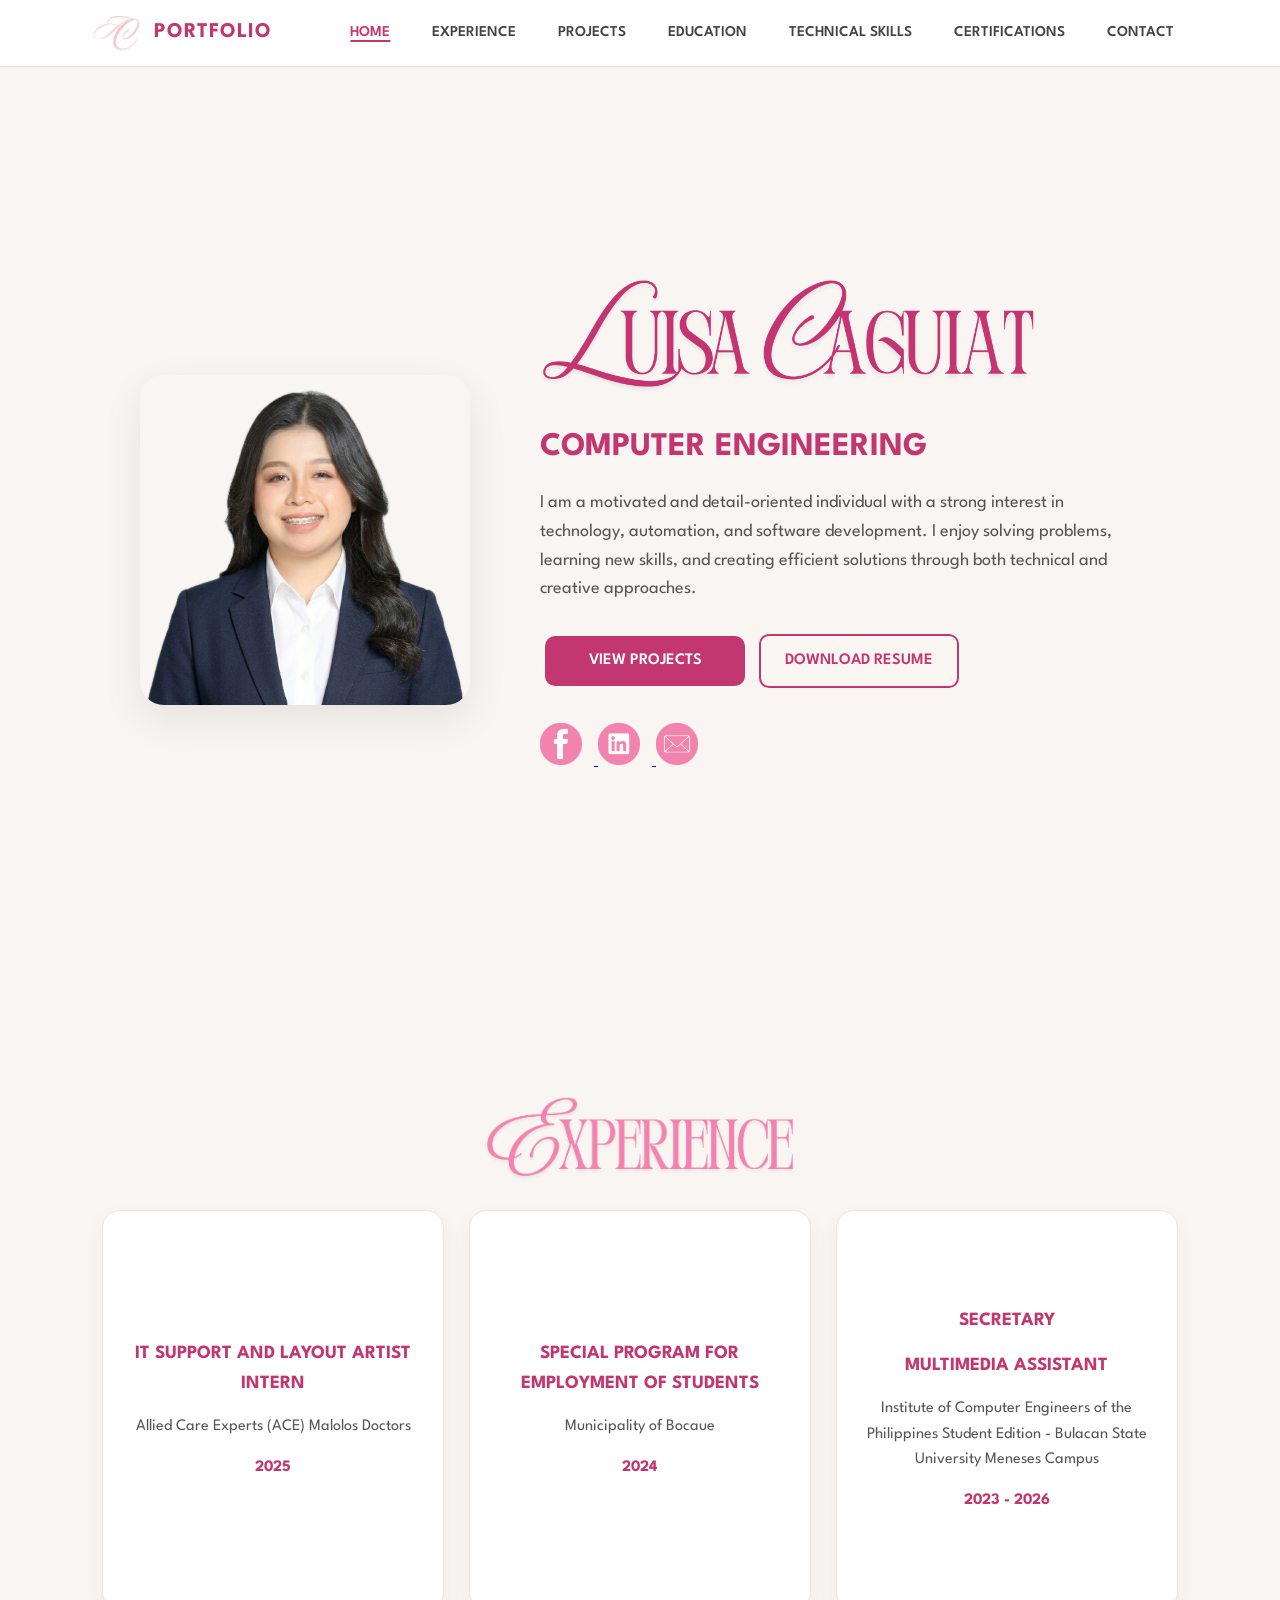
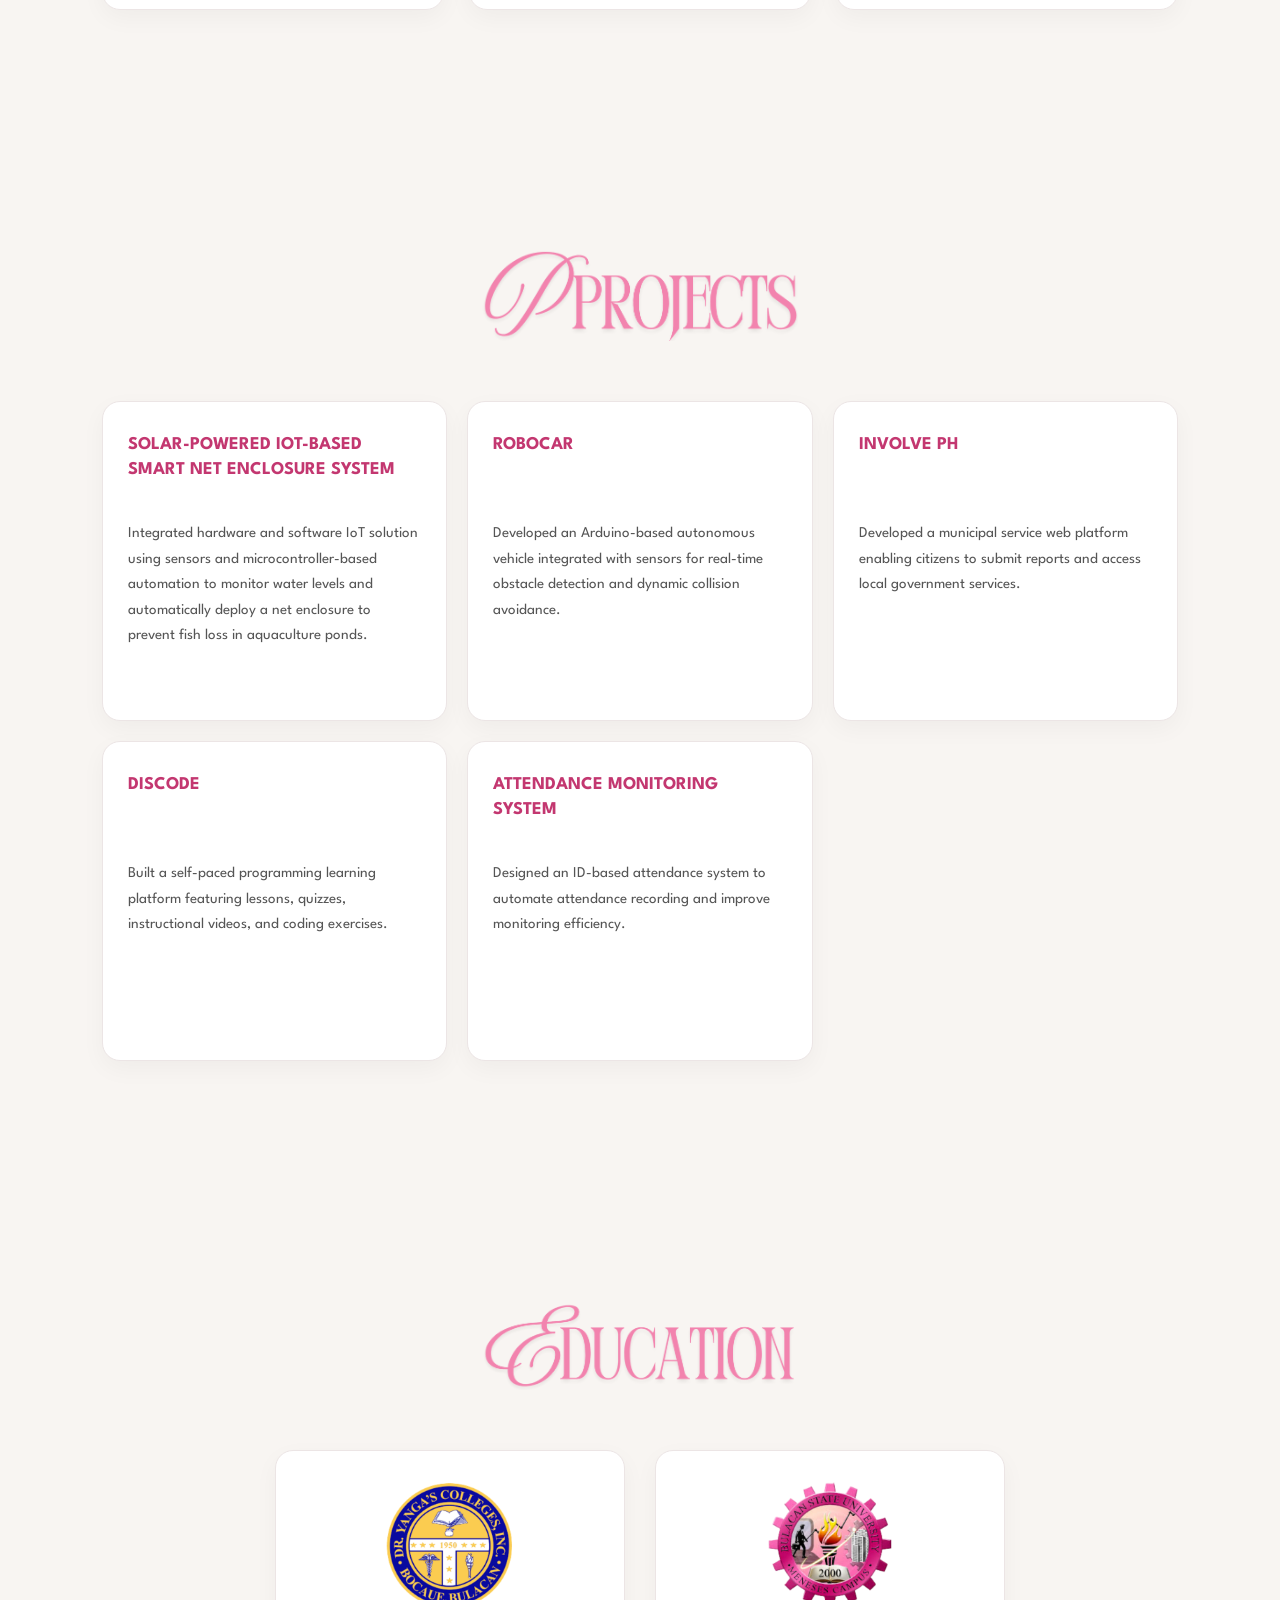
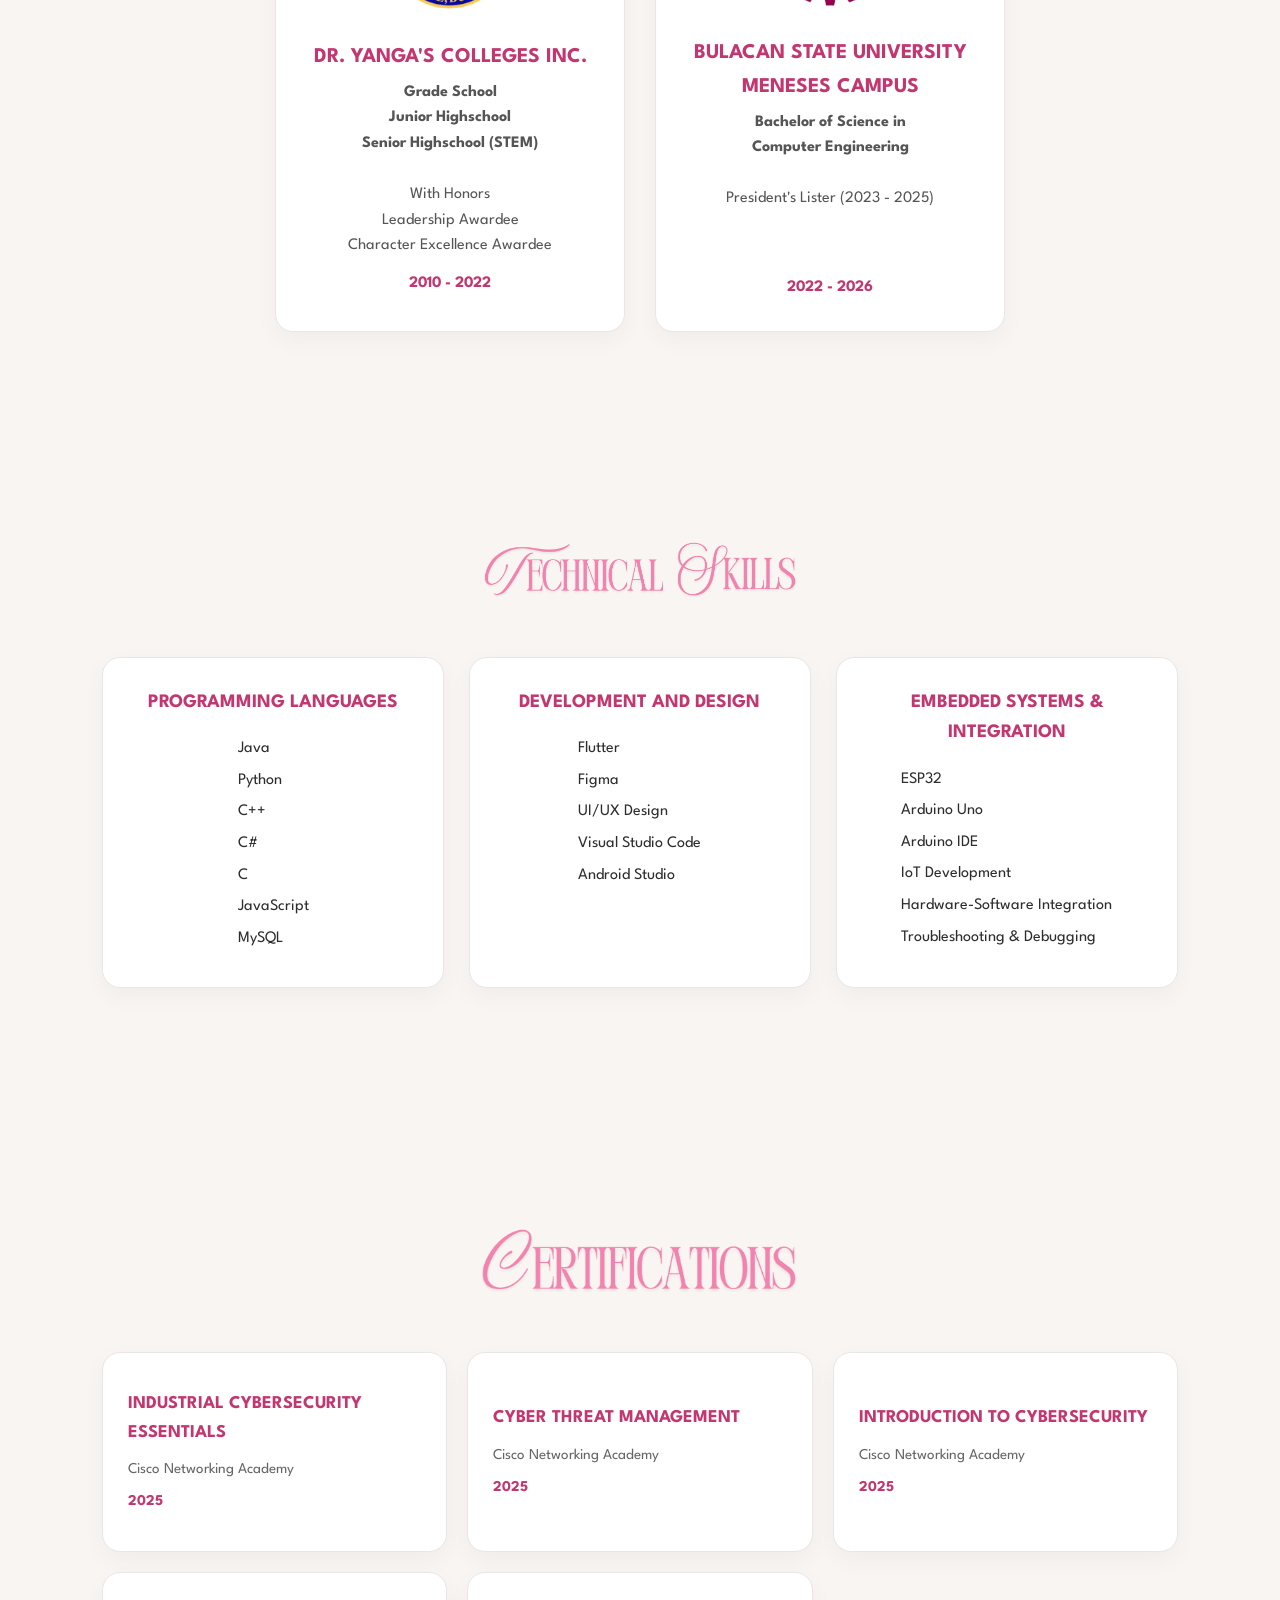
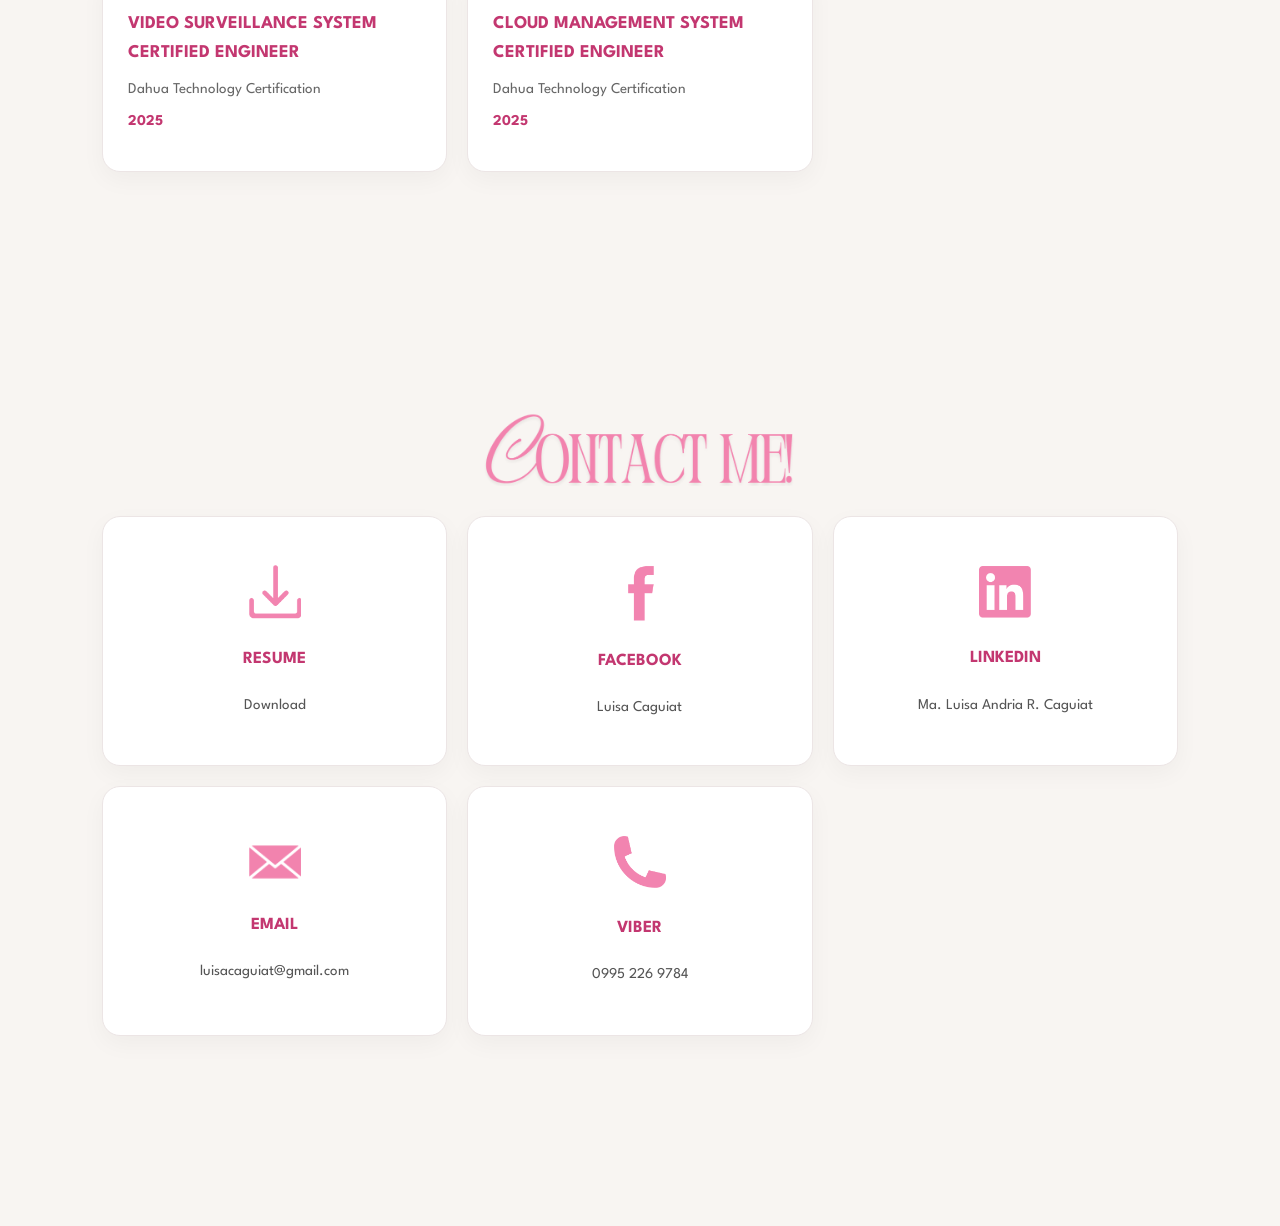
<file: index.html>
<!DOCTYPE html>
<html lang="en">
<head>
  <meta charset="UTF-8">
  <meta name="viewport" content="width=device-width, initial-scale=1.0">
  <title>Luisa Caguiat Portfolio</title>

  <!-- FONT -->
  <link href="https://fonts.googleapis.com/css2?family=League+Spartan:wght@400;600;700&display=swap" rel="stylesheet">

  <!-- CSS -->
  <link rel="stylesheet" href="css.css">
</head>

<body>

  <!-- HEADER -->
  <header>
    <div class="logo">
      <img src="website_pictures/header_logo.png" alt="Header Logo" class="logo-icon">
      <span class="logo-text">PORTFOLIO</span>
    </div>

    <nav>
      <ul>
        <li><a href="#home">HOME</a></li>
        <li><a href="#experience">EXPERIENCE</a></li>
        <li><a href="#projects">PROJECTS</a></li>
        <li><a href="#education">EDUCATION</a></li>
        <li><a href="#skills">TECHNICAL SKILLS</a></li>
        <li><a href="#certifications">CERTIFICATIONS</a></li>
        <li><a href="#contact_me">CONTACT</a></li>
      </ul>
    </nav>
  </header>

  <!-- HOME -->
  <section id="home" class="home">

    <div class="home-img">
      <div class="img-container">
        <img src="website_pictures/luisa_pic.png" alt="Luisa Caguiat">
      </div>
    </div>

    <div class="home-content">
      <img src="website_pictures/luisa_caguiat.png" alt="Luisa Caguiat Name" class="name-img">

      <h2>COMPUTER ENGINEERING</h2>

      <p>
I am a motivated and detail-oriented individual with a strong interest in technology, automation, and software development. I enjoy solving problems, learning new skills, and creating efficient solutions through both technical and creative approaches.
      </p>

      <div class="home-actions">
        <a href="#projects" class="btn btn-primary">VIEW PROJECTS</a>
        <a href="website_pictures/Caguiat-Resume.pdf" class="btn btn-secondary" download>DOWNLOAD RESUME</a>
      </div>

      <div class="socials">
        <a href="https://www.facebook.com/andriaaax/">
          <img src="website_pictures/facebook_logo.png" alt="Facebook">
        </a>

        <a href="https://www.linkedin.com/in/ma-luisa-andria-caguiat-0b6a83408">
          <img src="website_pictures/linked-in_logo.png" alt="Instagram">
        </a>

        <a href="mailto:luisacaguiat@gmail.com">
          <img src="website_pictures/mail_logo.png" alt="Email">
        </a>
      </div>
    </div>

  </section>

  <!-- EXPERIENCE -->
  <section id="experience" class="experience">

    <img src="website_pictures/experience_logo.png" alt="Experience Logo" class="exp-title">

    <div class="exp-container">

      <div class="flip-card">
        <div class="flip-card-inner">
          <div class="flip-card-front exp-box">
            <h3>IT SUPPORT AND LAYOUT ARTIST INTERN</h3>
            <p>Allied Care Experts (ACE) Malolos Doctors</p>
            <span>2025</span>
          </div>
          <div class="flip-card-back">
            <p>
             <br> - Resolved hardware, software, and network issues to ensure stable daily operations
              <br> - Developed an employee ID system to improve data processing, ID generation, and distribution efficiency
              <br> - Supported system connectivity and internal technical operations</p>
          </div>
        </div>
      </div>

      <div class="flip-card">
        <div class="flip-card-inner">
          <div class="flip-card-front exp-box">
            <h3>SPECIAL PROGRAM FOR EMPLOYMENT OF STUDENTS</h3>
            <p>Municipality of Bocaue</p>
            <span>2024</span>
          </div>
          <div class="flip-card-back">
            <p>
              <br> - Handled data encoding and Excel-based record management for accurate and organized databases
              <br> - Provided basic IT support including troubleshooting and system setup assistance
              <br> - Assisted in administrative and technical tasks to support smooth office operations
            </p>
          </div>
        </div>
      </div>
      
      <div class="flip-card">
        <div class="flip-card-inner">
          <div class="flip-card-front exp-box">
            <h3>SECRETARY</h3>
            <h3>MULTIMEDIA ASSISTANT</h3>
            <p>Institute of Computer Engineers of the Philippines Student Edition - Bulacan State University Meneses Campus</p>
            <span>2023 - 2026</span>
          </div>
          <div class="flip-card-back">
            <p> - Managed documentation and reports to ensure compliance with requirements and standards
           <br> - Designed publication materials for organizational announcements and communication
            <br> - Developed workflow automation to enhance inter-team communication and improve task coordination</p>
          </div>
        </div>
      </div>

    </div>

  </section>

  <!-- PROJECTS -->
  <section id="projects" class="projects-section">

    <div class="education-title">
      <img src="website_pictures/proj_logo.png" alt="Education Logo">
    </div>

    <div class="projects-container">

      <div class="project-card">
        <h3>SOLAR-POWERED IOT-BASED SMART NET ENCLOSURE SYSTEM</h3>

        <p>
          Integrated hardware and software IoT solution using sensors and
          microcontroller-based automation to monitor water levels and
          automatically deploy a net enclosure to prevent fish loss in aquaculture ponds.
        </p>
      </div>

      <div class="project-card">
        <h3>ROBOCAR</h3>

        <p>
          Developed an Arduino-based autonomous vehicle integrated with sensors
          for real-time obstacle detection and dynamic collision avoidance.
        </p>
      </div>

      <div class="project-card">
        <h3>INVOLVE PH</h3>

        <p>
          Developed a municipal service web platform enabling citizens to submit
          reports and access local government services.
        </p>
      </div>

      <div class="project-card">
        <h3>DISCODE</h3>

        <p>
          Built a self-paced programming learning platform featuring lessons,
          quizzes, instructional videos, and coding exercises.
        </p>
      </div>

      <div class="project-card">
        <h3>ATTENDANCE MONITORING SYSTEM</h3>

        <p>
          Designed an ID-based attendance system to automate attendance recording
          and improve monitoring efficiency.
        </p>
      </div>

    </div>

  </section>

  <!-- EDUCATION -->
  <section id="education" class="education-section">

    <div class="education-title">
      <img src="website_pictures/education_logo.png" alt="Education Logo">
    </div>

    <div class="education-container">

      <div class="education-card">
        <img src="website_pictures/dyci_logo.png" alt="DYCI Logo">

        <h3>DR. YANGA'S COLLEGES INC.</h3>

        <b>
          <p>Grade School</p>
          <p>Junior Highschool</p>
          <p>Senior Highschool (STEM)</p>
        </b>
        <br>
        <p>With Honors</p>
        <p>Leadership Awardee </p>
        <p>Character Excellence Awardee </p>
        
        <p class="year">2010 - 2022</p>
      </div>

      <div class="education-card">
        <img src="website_pictures/bulsu_logo.png" alt="BulSU Logo">

        <h3>BULACAN STATE UNIVERSITY MENESES CAMPUS</h3>

        <p><b>Bachelor of Science in <br> Computer Engineering</b></p>
        <br>

        <p>President's Lister (2023 - 2025)</p>
        <br>
        <br>

        <p class="year">2022 - 2026</p>
      </div>

    </div>

  </section>

  <!-- SKILLS -->
  <section id="skills" class="skills-section">

    <div class="education-title">
      <img src="website_pictures/tech_skills_logo.png" alt="Education Logo">
    </div>

    <div class="skills-container">

      <div class="skill-box">
        <h3>PROGRAMMING LANGUAGES</h3>

        <ul>
          <li>Java</li>
          <li>Python</li>
          <li>C++</li>
          <li>C#</li>
          <li>C</li>
          <li>JavaScript</li>
          <li>MySQL</li>
        </ul>
      </div>

      <div class="skill-box">
        <h3>DEVELOPMENT AND DESIGN</h3>

        <ul>
          <li>Flutter</li>
          <li>Figma</li>
          <li>UI/UX Design</li>
          <li>Visual Studio Code</li>
          <li>Android Studio</li>
        </ul>
      </div>

      <div class="skill-box">
        <h3>EMBEDDED SYSTEMS &amp; INTEGRATION</h3>

        <ul>
          <li>ESP32</li>
          <li>Arduino Uno</li>
          <li>Arduino IDE</li>
          <li>IoT Development</li>
          <li>Hardware-Software Integration</li>
          <li>Troubleshooting &amp; Debugging</li>
        </ul>
      </div>

    </div>

  </section>

  <!-- CERTIFICATIONS -->
  <section id="certifications" class="certifications-section">

    <div class="education-title">
      <img src="website_pictures/cert_logo.png" alt="Education Logo">
    </div>

    <div class="certifications-container">

      <div class="cert-card">
        <h3>INDUSTRIAL CYBERSECURITY ESSENTIALS</h3>
        <p>Cisco Networking Academy</p>
        <span>2025</span>
      </div>

      <div class="cert-card">
        <h3>CYBER THREAT MANAGEMENT</h3>
        <p>Cisco Networking Academy</p>
        <span>2025</span>
      </div>

      <div class="cert-card">
        <h3>INTRODUCTION TO CYBERSECURITY</h3>
        <p>Cisco Networking Academy</p>
        <span>2025</span>
      </div>

      <div class="cert-card">
        <h3>VIDEO SURVEILLANCE SYSTEM CERTIFIED ENGINEER</h3>
        <p>Dahua Technology Certification</p>
        <span>2025</span>
      </div>

      <div class="cert-card">
        <h3>CLOUD MANAGEMENT SYSTEM CERTIFIED ENGINEER</h3>
        <p>Dahua Technology Certification</p>
        <span>2025</span>
      </div>

    </div>

  </section>

  <!-- CONTACT -->
  <section id="contact_me" class="contact">

    <img src="website_pictures/contact_me_logo.png" alt="Contact Logo" class="contact-title">

    <div class="contact-container">

      <a href="website_pictures/Caguiat-Resume.pdf" target="_blank" class="contact-box resume-box">
        <img src="website_pictures/download_logo.png" alt="Resume Icon" class="contact-icon">

        <h3>RESUME</h3>

        <p>Download</p>
      </a>

      <a href="https://www.facebook.com/andriaaax/" target="_blank" class="contact-box">
        <img src="website_pictures/fb_logo.png" alt="Facebook Icon" class="contact-icon">

        <h3>FACEBOOK</h3>

        <p>Luisa Caguiat</p>
      </a>

      <a href="https://www.linkedin.com/in/ma-luisa-andria-caguiat-0b6a83408" target="_blank" class="contact-box">
        <img src="website_pictures/linkedin_logo.png" alt="LinkedIn Icon" class="contact-icon">

        <h3>LINKEDIN</h3>

        <p>Ma. Luisa Andria R. Caguiat</p>
      </a>

      <a href="mailto:luisacaguiat@gmail.com" class="contact-box">
        <img src="website_pictures/email_logo.png" alt="Email Icon" class="contact-icon">
        <h3>EMAIL</h3>

        <p>luisacaguiat@gmail.com</p>
      </a>

      <a href="tel:+639952269784" class="contact-box">
        <img src="website_pictures/phone_logo.png" alt="Phone Icon" class="contact-icon">

        <h3>VIBER</h3>

        <p>0995 226 9784</p>
      </a>

    </div>

  </section>

  <!-- SCRIPT -->
  <script src="script.js"></script>

</body>
</html>
</file>
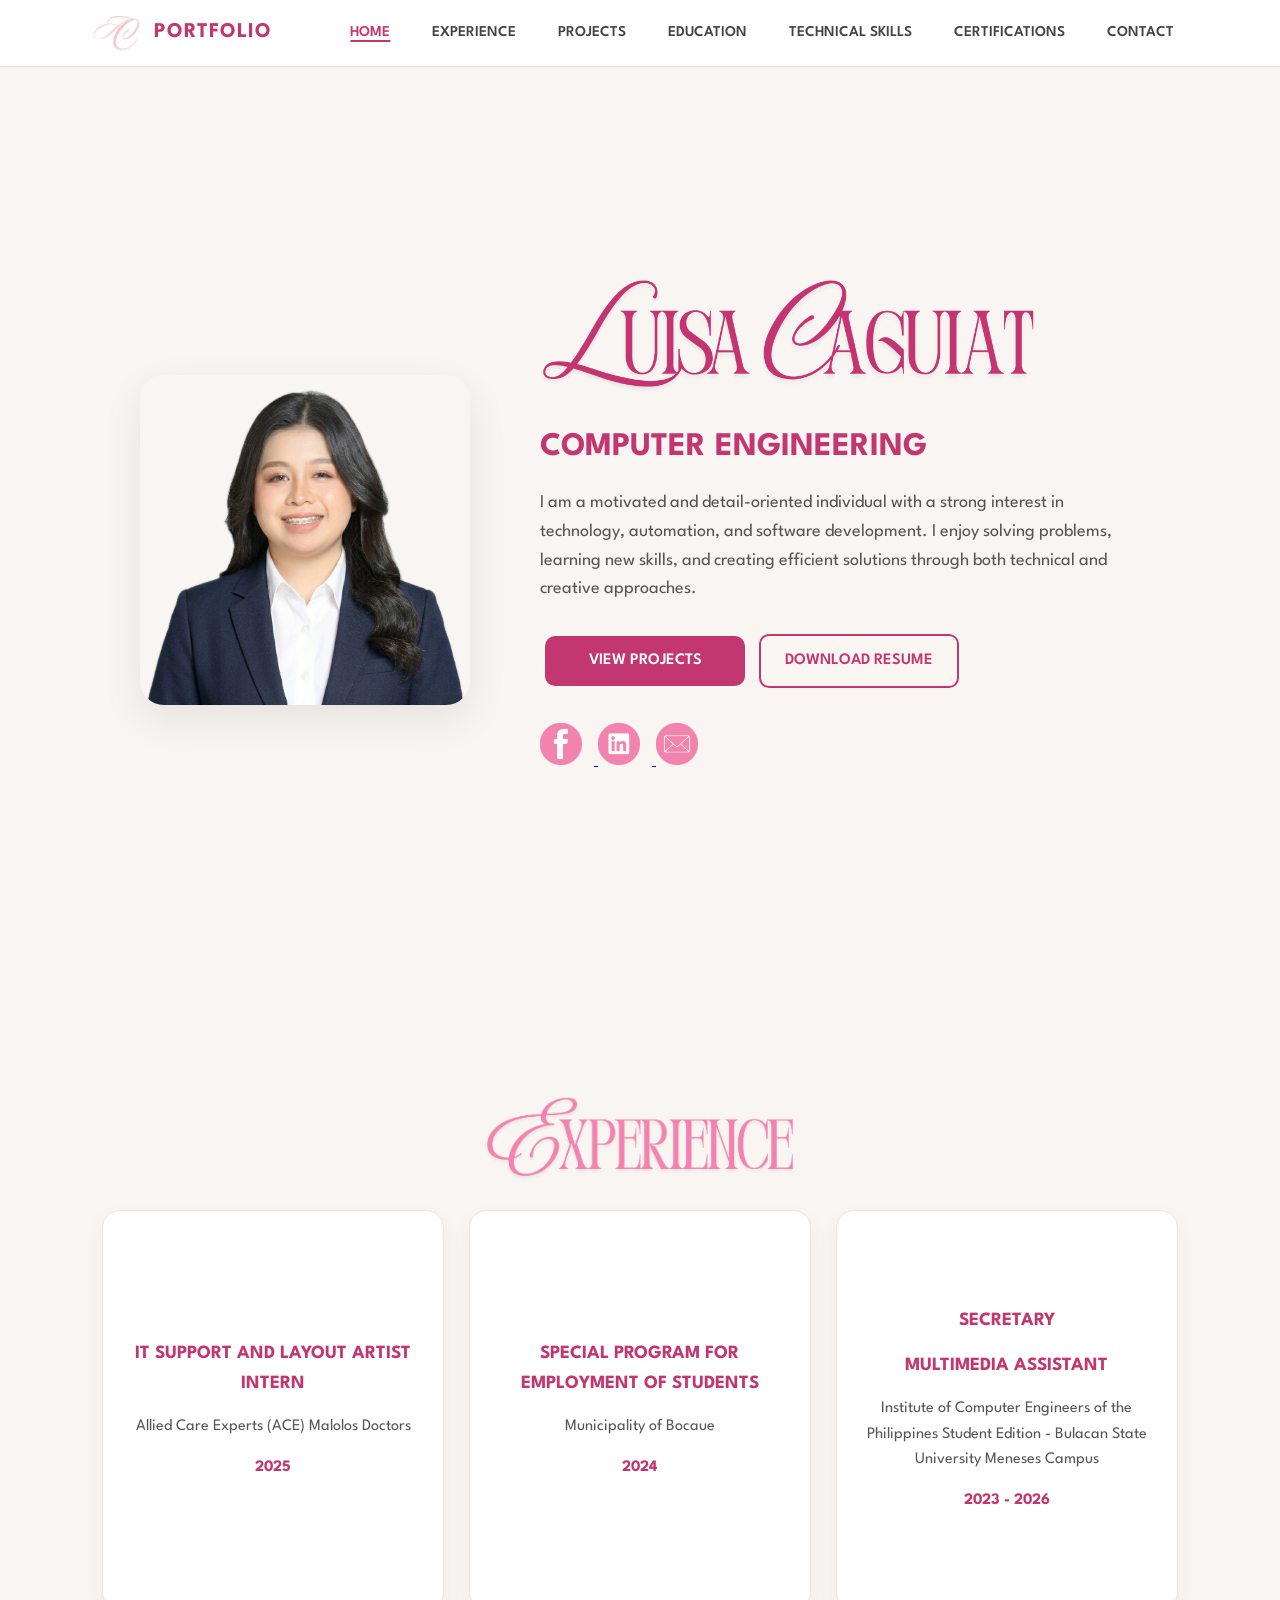
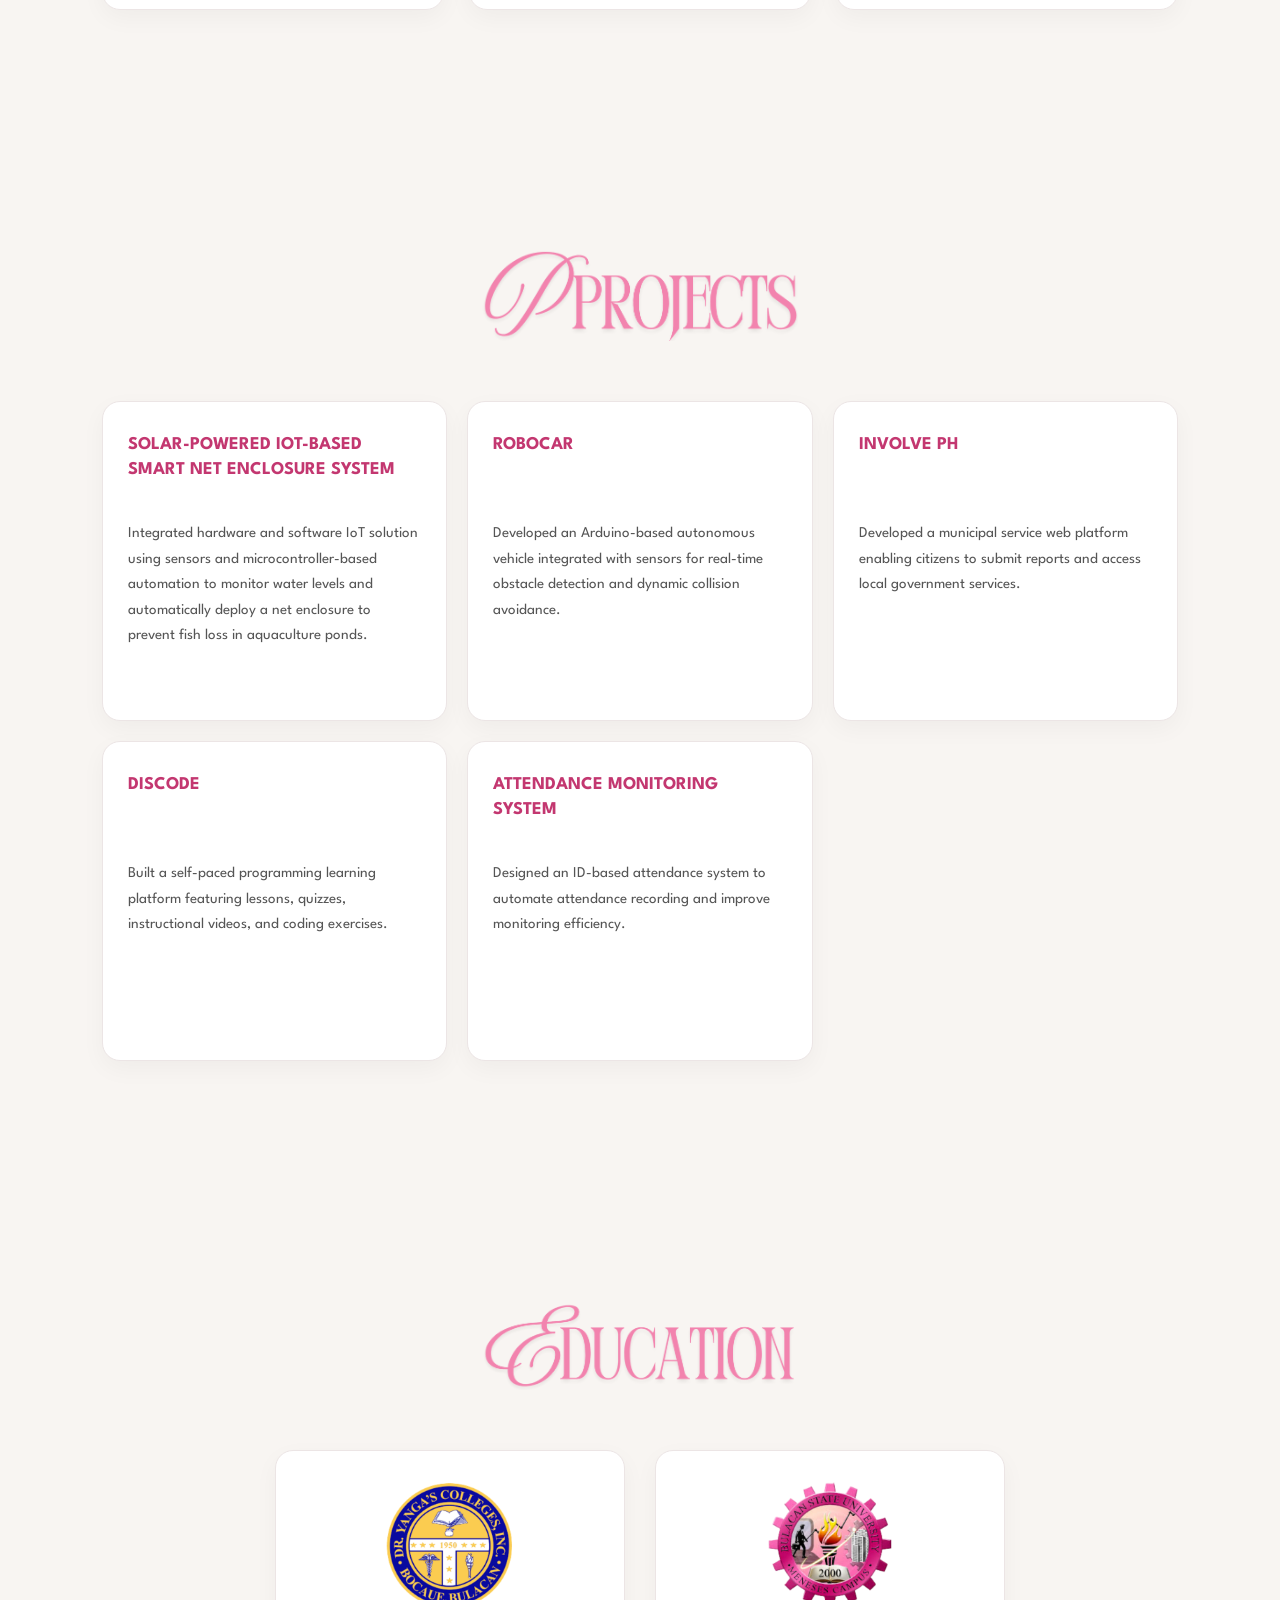
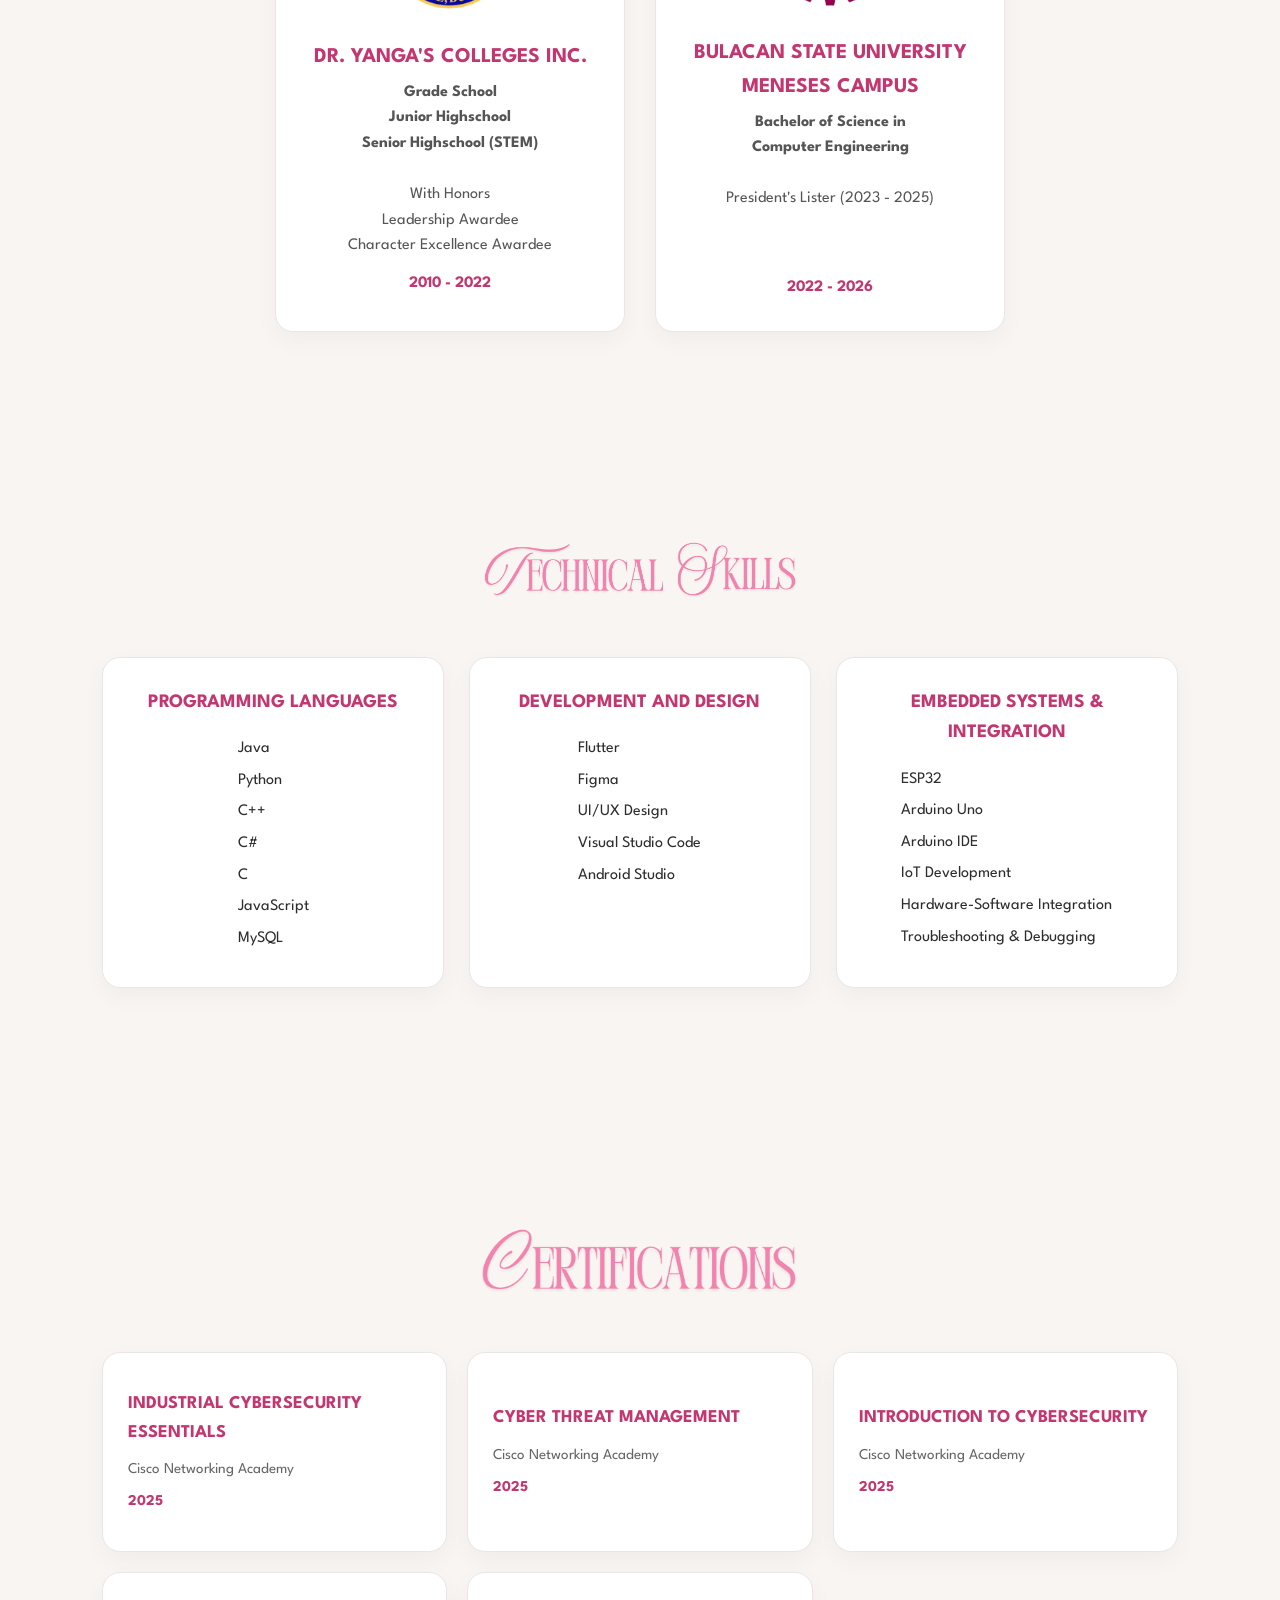
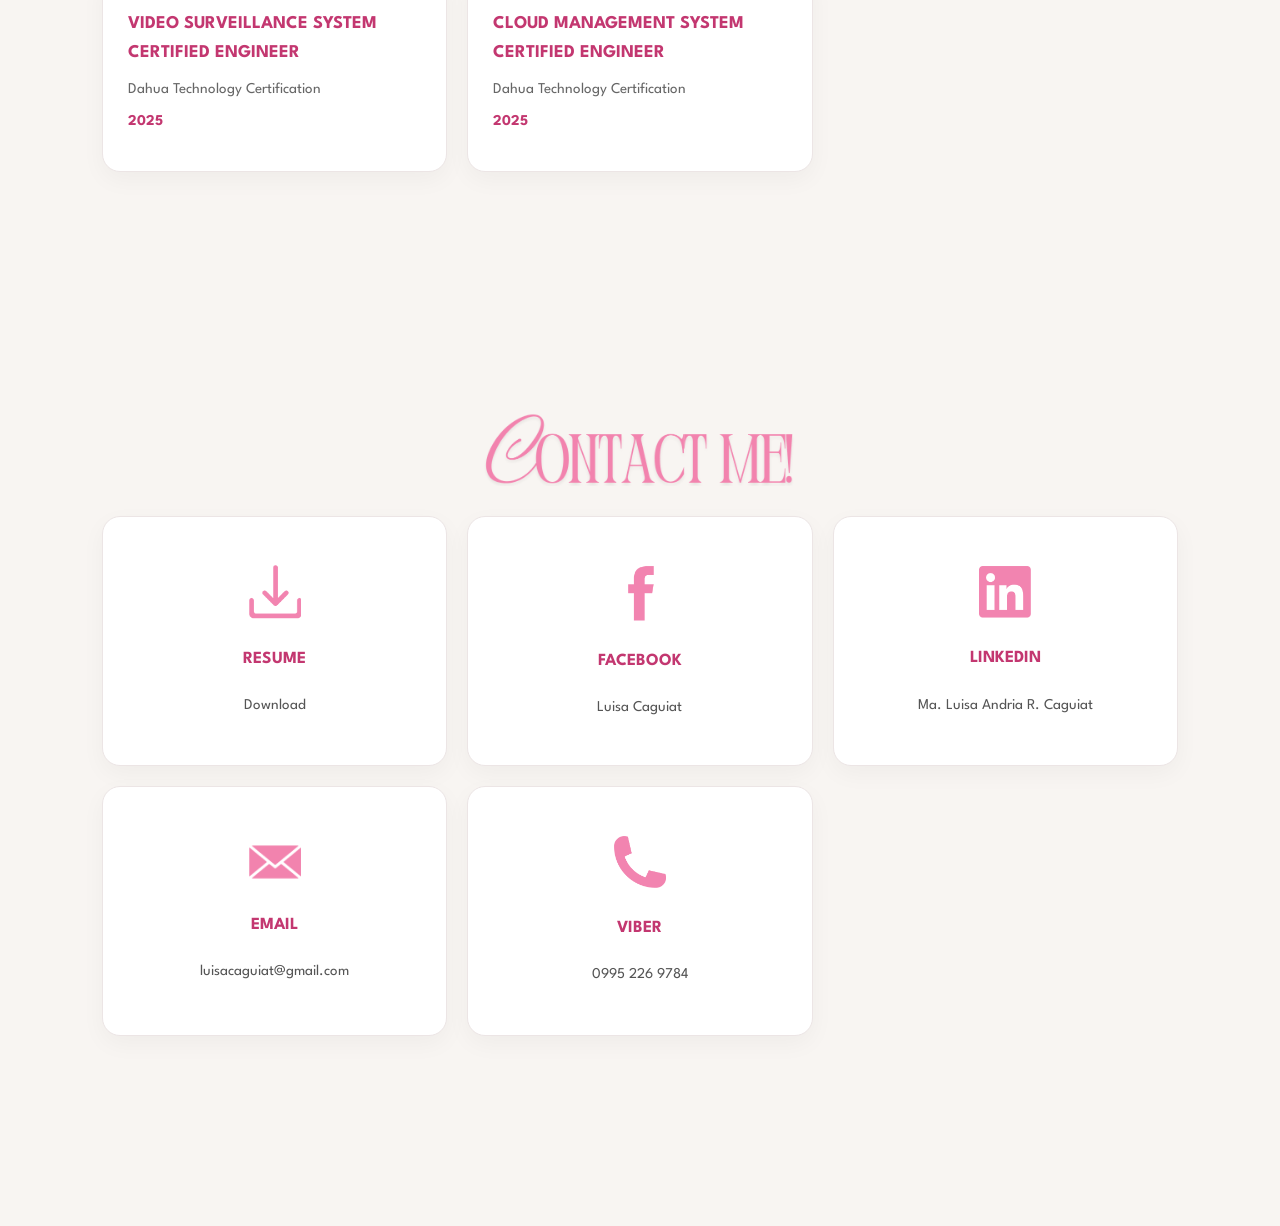
<file: html.html>
<!DOCTYPE html>
<html lang="en">
<head>
  <meta charset="UTF-8">
  <meta name="viewport" content="width=device-width, initial-scale=1.0">
  <title>Luisa Caguiat Portfolio</title>

  <!-- FONT -->
  <link href="https://fonts.googleapis.com/css2?family=League+Spartan:wght@400;600;700&display=swap" rel="stylesheet">

  <!-- CSS -->
  <link rel="stylesheet" href="css.css">
</head>

<body>

  <!-- HEADER -->
  <header>
    <div class="logo">
      <img src="website_pictures/header_logo.png" alt="Header Logo" class="logo-icon">
      <span class="logo-text">PORTFOLIO</span>
    </div>

    <nav>
      <ul>
        <li><a href="#home">HOME</a></li>
        <li><a href="#experience">EXPERIENCE</a></li>
        <li><a href="#projects">PROJECTS</a></li>
        <li><a href="#education">EDUCATION</a></li>
        <li><a href="#skills">TECHNICAL SKILLS</a></li>
        <li><a href="#certifications">CERTIFICATIONS</a></li>
        <li><a href="#contact_me">CONTACT</a></li>
      </ul>
    </nav>
  </header>

  <!-- HOME -->
  <section id="home" class="home">

    <div class="home-img">
      <div class="img-container">
        <img src="website_pictures/luisa_pic.png" alt="Luisa Caguiat">
      </div>
    </div>

    <div class="home-content">
      <img src="website_pictures/luisa_caguiat.png" alt="Luisa Caguiat Name" class="name-img">

      <h2>COMPUTER ENGINEERING</h2>

      <p>
I am a motivated and detail-oriented individual with a strong interest in technology, automation, and software development. I enjoy solving problems, learning new skills, and creating efficient solutions through both technical and creative approaches.
      </p>

      <div class="home-actions">
        <a href="#projects" class="btn btn-primary">VIEW PROJECTS</a>
        <a href="website_pictures/Caguiat-Resume.pdf" class="btn btn-secondary" download>DOWNLOAD RESUME</a>
      </div>

      <div class="socials">
        <a href="https://www.facebook.com/andriaaax/">
          <img src="website_pictures/facebook_logo.png" alt="Facebook">
        </a>

        <a href="https://www.linkedin.com/in/ma-luisa-andria-caguiat-0b6a83408">
          <img src="website_pictures/linked-in_logo.png" alt="Instagram">
        </a>

        <a href="mailto:luisacaguiat@gmail.com">
          <img src="website_pictures/mail_logo.png" alt="Email">
        </a>
      </div>
    </div>

  </section>

  <!-- EXPERIENCE -->
  <section id="experience" class="experience">

    <img src="website_pictures/experience_logo.png" alt="Experience Logo" class="exp-title">

    <div class="exp-container">

      <div class="flip-card">
        <div class="flip-card-inner">
          <div class="flip-card-front exp-box">
            <h3>IT SUPPORT AND LAYOUT ARTIST INTERN</h3>
            <p>Allied Care Experts (ACE) Malolos Doctors</p>
            <span>2025</span>
          </div>
          <div class="flip-card-back">
            <p>
             <br> - Resolved hardware, software, and network issues to ensure stable daily operations
              <br> - Developed an employee ID system to improve data processing, ID generation, and distribution efficiency
              <br> - Supported system connectivity and internal technical operations</p>
          </div>
        </div>
      </div>

      <div class="flip-card">
        <div class="flip-card-inner">
          <div class="flip-card-front exp-box">
            <h3>SPECIAL PROGRAM FOR EMPLOYMENT OF STUDENTS</h3>
            <p>Municipality of Bocaue</p>
            <span>2024</span>
          </div>
          <div class="flip-card-back">
            <p>
              <br> - Handled data encoding and Excel-based record management for accurate and organized databases
              <br> - Provided basic IT support including troubleshooting and system setup assistance
              <br> - Assisted in administrative and technical tasks to support smooth office operations
            </p>
          </div>
        </div>
      </div>
      
      <div class="flip-card">
        <div class="flip-card-inner">
          <div class="flip-card-front exp-box">
            <h3>SECRETARY</h3>
            <h3>MULTIMEDIA ASSISTANT</h3>
            <p>Institute of Computer Engineers of the Philippines Student Edition - Bulacan State University Meneses Campus</p>
            <span>2023 - 2026</span>
          </div>
          <div class="flip-card-back">
            <p> - Managed documentation and reports to ensure compliance with requirements and standards
           <br> - Designed publication materials for organizational announcements and communication
            <br> - Developed workflow automation to enhance inter-team communication and improve task coordination</p>
          </div>
        </div>
      </div>

    </div>

  </section>

  <!-- PROJECTS -->
  <section id="projects" class="projects-section">

    <div class="education-title">
      <img src="website_pictures/proj_logo.png" alt="Education Logo">
    </div>

    <div class="projects-container">

      <div class="project-card">
        <h3>SOLAR-POWERED IOT-BASED SMART NET ENCLOSURE SYSTEM</h3>

        <p>
          Integrated hardware and software IoT solution using sensors and
          microcontroller-based automation to monitor water levels and
          automatically deploy a net enclosure to prevent fish loss in aquaculture ponds.
        </p>
      </div>

      <div class="project-card">
        <h3>ROBOCAR</h3>

        <p>
          Developed an Arduino-based autonomous vehicle integrated with sensors
          for real-time obstacle detection and dynamic collision avoidance.
        </p>
      </div>

      <div class="project-card">
        <h3>INVOLVE PH</h3>

        <p>
          Developed a municipal service web platform enabling citizens to submit
          reports and access local government services.
        </p>
      </div>

      <div class="project-card">
        <h3>DISCODE</h3>

        <p>
          Built a self-paced programming learning platform featuring lessons,
          quizzes, instructional videos, and coding exercises.
        </p>
      </div>

      <div class="project-card">
        <h3>ATTENDANCE MONITORING SYSTEM</h3>

        <p>
          Designed an ID-based attendance system to automate attendance recording
          and improve monitoring efficiency.
        </p>
      </div>

    </div>

  </section>

  <!-- EDUCATION -->
  <section id="education" class="education-section">

    <div class="education-title">
      <img src="website_pictures/education_logo.png" alt="Education Logo">
    </div>

    <div class="education-container">

      <div class="education-card">
        <img src="website_pictures/dyci_logo.png" alt="DYCI Logo">

        <h3>DR. YANGA'S COLLEGES INC.</h3>

        <b>
          <p>Grade School</p>
          <p>Junior Highschool</p>
          <p>Senior Highschool (STEM)</p>
        </b>
        <br>
        <p>With Honors</p>
        <p>Leadership Awardee </p>
        <p>Character Excellence Awardee </p>
        
        <p class="year">2010 - 2022</p>
      </div>

      <div class="education-card">
        <img src="website_pictures/bulsu_logo.png" alt="BulSU Logo">

        <h3>BULACAN STATE UNIVERSITY MENESES CAMPUS</h3>

        <p><b>Bachelor of Science in <br> Computer Engineering</b></p>
        <br>

        <p>President's Lister (2023 - 2025)</p>
        <br>
        <br>

        <p class="year">2022 - 2026</p>
      </div>

    </div>

  </section>

  <!-- SKILLS -->
  <section id="skills" class="skills-section">

    <div class="education-title">
      <img src="website_pictures/tech_skills_logo.png" alt="Education Logo">
    </div>

    <div class="skills-container">

      <div class="skill-box">
        <h3>PROGRAMMING LANGUAGES</h3>

        <ul>
          <li>Java</li>
          <li>Python</li>
          <li>C++</li>
          <li>C#</li>
          <li>C</li>
          <li>JavaScript</li>
          <li>MySQL</li>
        </ul>
      </div>

      <div class="skill-box">
        <h3>DEVELOPMENT AND DESIGN</h3>

        <ul>
          <li>Flutter</li>
          <li>Figma</li>
          <li>UI/UX Design</li>
          <li>Visual Studio Code</li>
          <li>Android Studio</li>
        </ul>
      </div>

      <div class="skill-box">
        <h3>EMBEDDED SYSTEMS &amp; INTEGRATION</h3>

        <ul>
          <li>ESP32</li>
          <li>Arduino Uno</li>
          <li>Arduino IDE</li>
          <li>IoT Development</li>
          <li>Hardware-Software Integration</li>
          <li>Troubleshooting &amp; Debugging</li>
        </ul>
      </div>

    </div>

  </section>

  <!-- CERTIFICATIONS -->
  <section id="certifications" class="certifications-section">

    <div class="education-title">
      <img src="website_pictures/cert_logo.png" alt="Education Logo">
    </div>

    <div class="certifications-container">

      <div class="cert-card">
        <h3>INDUSTRIAL CYBERSECURITY ESSENTIALS</h3>
        <p>Cisco Networking Academy</p>
        <span>2025</span>
      </div>

      <div class="cert-card">
        <h3>CYBER THREAT MANAGEMENT</h3>
        <p>Cisco Networking Academy</p>
        <span>2025</span>
      </div>

      <div class="cert-card">
        <h3>INTRODUCTION TO CYBERSECURITY</h3>
        <p>Cisco Networking Academy</p>
        <span>2025</span>
      </div>

      <div class="cert-card">
        <h3>VIDEO SURVEILLANCE SYSTEM CERTIFIED ENGINEER</h3>
        <p>Dahua Technology Certification</p>
        <span>2025</span>
      </div>

      <div class="cert-card">
        <h3>CLOUD MANAGEMENT SYSTEM CERTIFIED ENGINEER</h3>
        <p>Dahua Technology Certification</p>
        <span>2025</span>
      </div>

    </div>

  </section>

  <!-- CONTACT -->
  <section id="contact_me" class="contact">

    <img src="website_pictures/contact_me_logo.png" alt="Contact Logo" class="contact-title">

    <div class="contact-container">

      <a href="website_pictures/Caguiat-Resume.pdf" target="_blank" class="contact-box resume-box">
        <img src="website_pictures/download_logo.png" alt="Resume Icon" class="contact-icon">

        <h3>RESUME</h3>

        <p>Download</p>
      </a>

      <a href="https://www.facebook.com/andriaaax/" target="_blank" class="contact-box">
        <img src="website_pictures/fb_logo.png" alt="Facebook Icon" class="contact-icon">

        <h3>FACEBOOK</h3>

        <p>Luisa Caguiat</p>
      </a>

      <a href="https://www.linkedin.com/in/ma-luisa-andria-caguiat-0b6a83408" target="_blank" class="contact-box">
        <img src="website_pictures/linkedin_logo.png" alt="LinkedIn Icon" class="contact-icon">

        <h3>LINKEDIN</h3>

        <p>Ma. Luisa Andria R. Caguiat</p>
      </a>

      <a href="mailto:luisacaguiat@gmail.com" class="contact-box">
        <img src="website_pictures/email_logo.png" alt="Email Icon" class="contact-icon">
        <h3>EMAIL</h3>

        <p>luisacaguiat@gmail.com</p>
      </a>

      <a href="tel:+639952269784" class="contact-box">
        <img src="website_pictures/phone_logo.png" alt="Phone Icon" class="contact-icon">

        <h3>VIBER</h3>

        <p>0995 226 9784</p>
      </a>

    </div>

  </section>

  <!-- SCRIPT -->
  <script src="script.js"></script>

</body>
</html>
</file>
<file: css.css>
* {
  margin: 0;
  padding: 0;
  box-sizing: border-box;
}

html {
  scroll-behavior: smooth;
  font-size: 112.5%;
}

body {
  font-family: 'League Spartan', sans-serif;
  background: #f8f5f2;
  color: #2d2d2d;
  line-height: 1.6;
  padding-top: 75px;
  font-size: 16px;
}

/* ===== HEADER ===== */

header {
  position: fixed;
  top: 0;
  left: 0;
  width: 100%;
  z-index:900;

  display: flex;
  justify-content: space-between;
  align-items: center;

  padding: 14px 7%;

  background: rgba(255, 255, 255, 0.95);

  border-bottom: 1px solid #e4dede;

  backdrop-filter: blur(10px);
}

.logo {
  display: flex;
  align-items: center;
  gap: 10px;
}

.logo-icon {
  height: 38px;
}

.logo-text {
  font-size: 21px;
  font-weight: 700;
  letter-spacing: 1px;
  color: #c33770;
}

nav ul {
  display: flex;
  align-items: center;
  gap: 10px;

  list-style: none;
}

nav ul li a {
  text-decoration: none;

  color: #444;

  font-size: 15px;
  font-weight: 600;

  padding: 10px 16px;

  border-radius: 8px;

  transition: background 0.25s ease, color 0.25s ease, text-decoration-color 0.25s ease;
}

nav ul li a.active {
  color: #c33770;
  border-radius: 8px;
  text-decoration: underline;
  text-underline-offset: 4px;
  text-decoration-thickness: 2px;
  transition: background 0.25s ease, color 0.25s ease, text-decoration-color 0.25s ease;
}

nav ul li a:hover {
  background: #c33770;
  color: white;
}

/* ===== GENERAL ===== */

section {
  padding: 90px 8%;
}

.section-title {
  text-align: center;
  margin-bottom: 40px;
}

.section-title h1 {
  font-size: 35px;
  color: #c33770;
  font-weight: 700;
}

/* ===== TITLE IMAGE HOLDERS ===== */

.education-title,
.exp-title-container,
.contact-title-container {
  text-align: center;
  margin-bottom: 30px;
}

.education-title img,
.exp-title,
.contact-title {
  min-width: 300px;
  max-width: 35%;
  height: auto;

  display: block;

  margin: 0 auto;
  padding: 30px;
}


/* ===== HOME ===== */

.home {
  min-height: 100vh;

  display: flex;
  align-items: center;
  justify-content: center;

  gap: 70px;
  flex-wrap: wrap;
}

.home-img {
  width: 330px;
  max-width: 100%;
  display: flex;
  align-items: center;
  justify-content: center;
}

.img-container {
  width: 100%;
  height: 350px;
  border-radius: 24px;
  overflow: hidden;
  box-shadow: 0 15px 40px rgba(0,0,0,0.08);
  display: flex;
  align-items: center;
  justify-content: center;
}

.img-container img {
  width: 100%;
  height: 95%;
  object-fit: cover;
  display: block;
}

.home-content {
  max-width: 600px;
}

.name-img {
  width: 100%;
  max-width: 500px;
  margin-bottom: 20px;
}

.home-content h2 {
  font-size: 33px;
  color: #c33770;
  margin-bottom: 15px;
}

.home-content p {
  font-size: 18px;
  color: #555;
  margin-bottom: 25px;
}

.btn {
  display: inline-block;

  padding: 12px 20px;

  background: #c33770;
  color: white;

  text-decoration: none;

  border-radius: 10px;

  font-size: 16px;
  font-weight: 600;

  transition: 0.3s ease;
  margin: 5px;
}

.btn:hover {
  background: #a92c5d;
  transform: translateY(-2px);
}

.btn-secondary {
  background: transparent;
  color: #c33770;
  border: 2px solid #c33770;
}

.btn-secondary:hover {
  background: #c33770;
  color: #fff;
}

.socials {
  margin-top: 30px;
}

.socials img {
  width: 42px;
  margin-right: 12px;

  transition: 0.3s ease;
}

.socials img:hover {
  transform: translateY(-4px);
}

/* ===== COMMON CARD DESIGN ===== */

.education-card,
.exp-box,
.project-card,
.skill-box,
.cert-card,
.contact-box {
  background: white;

  border: 1px solid #ece5e5;
  border-radius: 18px;

  padding: 30px 25px;

  box-shadow: 0 8px 25px rgba(0,0,0,0.04);

  transition: 0.3s ease;
}

.education-card:hover,
.exp-box:hover,
.project-card:hover,
.skill-box:hover,
.cert-card:hover,
.contact-box:hover {
  transform: translateY(-6px);

  box-shadow: 0 15px 35px rgba(0,0,0,0.08);
}

/* ===== EDUCATION ===== */

.education-container {
  display: flex;
  justify-content: center;
  gap: 30px;
  flex-wrap: wrap;
}

.education-card {
  width: 350px;
  text-align: center;
}

.education-card img {
  width: 130px;
  margin-bottom: 20px;
}

.education-card h3 {
  font-size: 21px;
  margin-bottom: 5px;
  color: #c33770;
}

.education-card p {
  font-size: 16px;
  color: #555;
}

.education-card .year {
  margin-top: 12px;
  font-weight: 700;
  color: #c33770;
}

/* ===== EXPERIENCE ===== */

.exp-container {
  display: grid;
  grid-template-columns: repeat(3, 1fr);
  gap: 25px;
  align-items: stretch;
  margin-bottom: 30px;
  padding: 0;
  min-height: 400px;
  min-width: 260px;
}

.flip-card {
  perspective: 1200px;
}

.flip-card-inner {
  position: relative;
  width: 100%;
  height: 100%;
  min-height: 260px;
  transition: transform 0.6s ease;
  transform-style: preserve-3d;
}

.flip-card:hover .flip-card-inner,
.flip-card:focus-within .flip-card-inner {
  transform: rotateY(180deg);
}

.flip-card-front,
.flip-card-back {
  position: absolute;
  width: 100%;
  height: 100%;
  backface-visibility: hidden;
  top: 0;
  left: 0;
  border-radius: 18px;
}

.flip-card-front {
  background: white;
  border: 1px solid #ece5e5;
  box-shadow: 0 8px 25px rgba(0,0,0,0.04);
  padding: 30px 25px;
  display: flex;
  flex-direction: column;
  justify-content: center;
  align-items: center;
  text-align: center;
  gap: 15px;
}

.flip-card-front h3 {
    color: #c33770;

}

.flip-card-front p {
  color: #555;
}

.flip-card-front span {
  color: #c33770;
  font-weight: 700;
}

.flip-card-back {
  transform: rotateY(180deg);
  background: #fff;
  border: 1px solid #ece5e5;
  box-shadow: 0 8px 25px rgba(0,0,0,0.04);
  padding: 30px 25px;
  display: flex;
  align-items: center;
  justify-content: center;
  text-align: center;

  p {
    font-size: 16px;
    color: #555;
    line-height: 1.7;
  }
}

/* ===== PROJECTS ===== */

.projects-container {
  display: grid;
  grid-template-columns: repeat(5, 1fr);
  gap: 20px;
  align-items: stretch;
  margin-bottom: 30px;

}

.project-card {
  min-height: 320px;
  display: flex;
  flex-direction: column;
  justify-content: flex-start;
}

.project-card h3 {
  font-size: 18px;
  line-height: 1.4;

  margin-bottom: 14px;

  color: #c33770;

  min-height: 75px;
}

.project-card p {
  font-size: 15px;
  line-height: 1.7;
  color: #555;

  flex-grow: 1;
}

/* ===== SKILLS ===== */

.skills-container {
  display: grid;
  grid-template-columns: repeat(3, 1fr);
  gap: 25px;
  align-content: start;
  margin-bottom: 30px;
}

.skill-box {
  min-height: 0;
}

.skill-box h3 {
  font-size: 19px;
  margin-bottom: 12px;
  color: #c33770;
}

.skill-box p {
  font-size: 16px;
  color: #555;
}

.skill-box {
  text-align: center;
}

.skill-box ul {
  display: inline-block;
  text-align: left; /* keep lines left-aligned inside the centered block */
  padding: 0;       /* remove default list padding */
  margin: 0;
  list-style: none; /* remove bullets */
}

.skill-box ul li {
  margin: 6px 0;
  font-size: 16px;
}

/* ===== CERTIFICATIONS ===== */

.certifications-container {
  display: grid;
  grid-template-columns: repeat(3, 1fr);
  gap: 20px;
  align-content: start;
  margin-bottom: 30px;
}

.cert-card {
  min-height: 200px;

  display: flex;
  flex-direction: column;
  justify-content: center;
}

.cert-card h3 {
  font-size: 18px;
  margin-bottom: 10px;
  color: #c33770;
}

.cert-card p {
  font-size: 15px;
  color: #666;
  margin-bottom: 8px;
}

.cert-card span {
  font-size: 15px;
  font-weight: 700;
  color: #c33770;
}

/* ===== CONTACT ===== */

.contact-container {
  display: grid;
  grid-template-columns: repeat(5, 1fr);
  gap: 20px;
  margin-bottom: 100px;
}

.contact-box {
  display: flex;
  flex-direction: column;
  align-items: center;
  justify-content: center;
  text-align: center;
  padding: 20px;
  gap: 12px;
  height: 250px;

  text-decoration: none;
}

.contact-box h3,
.contact-box p {
  margin: 0;
}

.contact-icon {
  width: 52px;
  margin-bottom: 15px;
}

.contact-box h3 {
  font-size: 17px;
  color: #c33770;
  margin-bottom: 8px;
}

.contact-box p {
  font-size: 15px;
  color: #555;
}

/* ===== RESPONSIVE ===== */

@media (max-width: 1400px) {

  .projects-container,
  .certifications-container,
  .contact-container {
    grid-template-columns: repeat(3, 1fr);
  }
}

@media (max-width: 992px) {

  header {
    flex-direction: column;
    gap: 12px;
    padding: 15px;
  }

  nav ul {
    flex-wrap: wrap;
    justify-content: center;
  }

  .home {
    text-align: center;
    gap: 40px;
  }

  .home-content {
    max-width: 100%;
  }

  .name-img {
    max-width: 420px;
  }

  .projects-container,
  .skills-container,
  .certifications-container,
  .contact-container {
    grid-template-columns: repeat(2, 1fr);
  }
}

@media (max-width: 600px) {

  body {
    padding-top: 95px;
  }

  header {
    padding: 20px 3%;
  }

  section {
    padding: 70px 6%;
  }

  .section-title h1 {
    font-size: 28px;
  }

  .logo-text {
    font-size: 16px;
  }

  nav ul li a {
    font-size: 12px;
    padding: 8px 10px;
  }

  .home-content h2 {
    font-size: 24px;
  }

  .home-content p {
    font-size: 15px;
  }

  .btn {
    width: 100%;
    text-align: center;
  }

  .home-img img {
    width: 260px;
  }

  .projects-container,
  .skills-container,
  .certifications-container,
  .contact-container {
    grid-template-columns: 1fr;
  }

  .education-card,
  .project-card,
  .skill-box,
  .cert-card,
  .exp-box,
  .contact-box {
    width: 100%;
  }

  .education-title img,
  .exp-title,
  .contact-title {
    width: 130px;
  }
}

.btn,
.btn-secondary {
  display: inline-flex;
  align-items: center;
  justify-content: center;
  min-width: 190px;
  width: 200px;
}

@media (max-width: 600px) {
  .btn,
  .btn-secondary {
    width: 100%;
  }
}

/* Responsive breakpoints */
@media (max-width: 1024px) {
  header {
    padding: 24px 5%;
  }

  nav ul {
    gap: 18px;
    flex-wrap: wrap;
    justify-content: center;
  }

  .home {
    padding: 80px 5%;
    gap: 45px;
  }

  .home-img,
  .home-content {
    width: 100%;
  }

  .home-img .img-container {
    height: 320px;
  }

  .projects-container,
  .skills-container,
  .certifications-container,
  .education-container,
  .exp-container,
  .contact-container {
    grid-template-columns: repeat(auto-fit, minmax(280px, 1fr));
  }
}

@media (max-width: 768px) {
  header {
    padding: 20px 4%;
  }

  nav ul {
    gap: 14px;
  }

  .home {
    padding: 70px 4%;
    gap: 30px;
  }

  .home-img .img-container {
    height: 280px;
  }

  .home-content h2 {
    font-size: 28px;
  }

  .home-content p,
  .btn {
    font-size: 15px;
  }

  .flip-card-inner {
    min-height: 240px;
  }

  .projects-container,
  .skills-container,
  .certifications-container,
  .education-container,
  .exp-container,
  .contact-container {
    gap: 18px;
  }
}

@media (max-width: 600px) {
  header {
    padding: 18px 3%;
  }

  nav ul {
    gap: 12px;
    justify-content: center;
  }

  nav ul li {
    width: auto;
  }

  .home {
    padding: 60px 3%;
    gap: 28px;
  }

  .home-img .img-container {
    height: 240px;
  }

  .home-content {
    padding: 0 10px;
  }

  .home-actions {
    flex-direction: column;
    width: 100%;
    gap: 12px;
  }

  .btn,
  .btn-secondary {
    width: 100%;
    min-width: auto;
  }

  .projects-container,
  .skills-container,
  .certifications-container,
  .education-container,
  .exp-container,
  .contact-container {
    grid-template-columns: 1fr;
  }
}

@media (max-width: 480px) {
  body {
    padding-top: 65px;
  }

  .home-img .img-container {
    height: 220px;
  }

  .home-content h2 {
    font-size: 24px;
  }

  .home-content p {
    font-size: 14px;
  }

  .skill-box ul li,
  .project-card p,
  .cert-card p,
  .education-card p,
  .contact-box p {
    font-size: 14px;
  }

  .flip-card-inner {
    min-height: 220px;
  }

  .contact-container {
    gap: 16px;
  }
}
  border-bottom: 1px solid #e4dede;

  backdrop-filter: blur(10px);
}

.logo {
  display: flex;
  align-items: center;
  gap: 10px;
}

.logo-icon {
  height: 38px;
}

.logo-text {
  font-size: 21px;
  font-weight: 700;
  letter-spacing: 1px;
  color: #c33770;
}

nav ul {
  display: flex;
  align-items: center;
  gap: 10px;

  list-style: none;
}

nav ul li a {
  text-decoration: none;

  color: #444;

  font-size: 15px;
  font-weight: 600;

  padding: 10px 16px;

  border-radius: 8px;

  transition: background 0.25s ease, color 0.25s ease, text-decoration-color 0.25s ease;
}

nav ul li a.active {
  color: #c33770;
  border-radius: 8px;
  text-decoration: underline;
  text-underline-offset: 4px;
  text-decoration-thickness: 2px;
  transition: background 0.25s ease, color 0.25s ease, text-decoration-color 0.25s ease;
}

nav ul li a:hover {
  background: #c33770;
  color: white;
}

/* ===== GENERAL ===== */

section {
  padding: 90px 8%;
}

.section-title {
  text-align: center;
  margin-bottom: 40px;
}

.section-title h1 {
  font-size: 35px;
  color: #c33770;
  font-weight: 700;
}

/* ===== TITLE IMAGE HOLDERS ===== */

.education-title,
.exp-title-container,
.contact-title-container {
  text-align: center;
  margin-bottom: 30px;
}

.education-title img,
.exp-title,
.contact-title {
  min-width: 300px;
  max-width: 35%;
  height: auto;

  display: block;

  margin: 0 auto;
  padding: 30px;
}


/* ===== HOME ===== */

.home {
  min-height: 100vh;

  display: flex;
  align-items: center;
  justify-content: center;

  gap: 70px;
  flex-wrap: wrap;
}

.home-img {
  width: 330px;
  max-width: 100%;
  display: flex;
  align-items: center;
  justify-content: center;
}

.img-container {
  width: 100%;
  height: 330px;
  border-radius: 24px;
  overflow: hidden;
  box-shadow: 0 15px 40px rgba(0,0,0,0.08);
  display: flex;
  align-items: center;
  justify-content: center;
  margin-top: 30px;
}

.img-container img {
  width: 100%;
  height: 100%;
  object-fit: cover;
  display: block;
  
}

.home-content {
  max-width: 600px;
}

.name-img {
  width: 100%;
  max-width: 500px;
  margin-bottom: 20px;
}

.home-content h2 {
  font-size: 33px;
  color: #c33770;
  margin-bottom: 15px;
}

.home-content p {
  font-size: 18px;
  color: #555;
  margin-bottom: 25px;
}

.btn {
  display: inline-block;

  padding: 12px 20px;

  background: #c33770;
  color: white;

  text-decoration: none;

  border-radius: 10px;

  font-size: 16px;
  font-weight: 600;

  transition: 0.3s ease;
  margin: 5px;
}

.btn:hover {
  background: #a92c5d;
  transform: translateY(-2px);
}

.btn-secondary {
  background: transparent;
  color: #c33770;
  border: 2px solid #c33770;
}

.btn-secondary:hover {
  background: #c33770;
  color: #fff;
}

.socials {
  margin-top: 30px;
}

.socials img {
  width: 42px;
  margin-right: 12px;

  transition: 0.3s ease;
}

.socials img:hover {
  transform: translateY(-4px);
}

/* ===== COMMON CARD DESIGN ===== */

.education-card,
.exp-box,
.project-card,
.skill-box,
.cert-card,
.contact-box {
  background: white;

  border: 1px solid #ece5e5;
  border-radius: 18px;

  padding: 30px 25px;

  box-shadow: 0 8px 25px rgba(0,0,0,0.04);

  transition: 0.3s ease;
}

.education-card:hover,
.exp-box:hover,
.project-card:hover,
.skill-box:hover,
.cert-card:hover,
.contact-box:hover {
  transform: translateY(-6px);

  box-shadow: 0 15px 35px rgba(0,0,0,0.08);
}

/* ===== EDUCATION ===== */

.education-container {
  display: flex;
  justify-content: center;
  gap: 30px;
  flex-wrap: wrap;
}

.education-card {
  width: 350px;
  text-align: center;
}

.education-card img {
  width: 130px;
  margin-bottom: 20px;
}

.education-card h3 {
  font-size: 21px;
  margin-bottom: 5px;
  color: #c33770;
}

.education-card p {
  font-size: 16px;
  color: #555;
}

.education-card .year {
  margin-top: 12px;
  font-weight: 700;
  color: #c33770;
}

/* ===== EXPERIENCE ===== */

.exp-container {
  display: grid;
  grid-template-columns: repeat(3, 1fr);
  gap: 25px;
  align-items: stretch;
  margin-bottom: 30px;
  padding: 0;
  min-height: 400px;
  min-width: 260px;
}

.flip-card {
  perspective: 1200px;
}

.flip-card-inner {
  position: relative;
  width: 100%;
  height: 100%;
  min-height: 260px;
  transition: transform 0.6s ease;
  transform-style: preserve-3d;
}

.flip-card:hover .flip-card-inner,
.flip-card:focus-within .flip-card-inner {
  transform: rotateY(180deg);
}

.flip-card-front,
.flip-card-back {
  position: absolute;
  width: 100%;
  height: 100%;
  backface-visibility: hidden;
  top: 0;
  left: 0;
  border-radius: 18px;
}

.flip-card-front {
  background: white;
  border: 1px solid #ece5e5;
  box-shadow: 0 8px 25px rgba(0,0,0,0.04);
  padding: 30px 25px;
  display: flex;
  flex-direction: column;
  justify-content: center;
  align-items: center;
  text-align: center;
  gap: 15px;
}

.flip-card-front h3 {
    color: #c33770;

}

.flip-card-front p {
  color: #555;
}

.flip-card-front span {
  color: #c33770;
  font-weight: 700;
}

.flip-card-back {
  transform: rotateY(180deg);
  background: #fff;
  border: 1px solid #ece5e5;
  box-shadow: 0 8px 25px rgba(0,0,0,0.04);
  padding: 30px 25px;
  display: flex;
  align-items: center;
  justify-content: center;
  text-align: center;

  p {
    font-size: 16px;
    color: #555;
    line-height: 1.7;
  }
}

/* ===== PROJECTS ===== */

.projects-container {
  display: grid;
  grid-template-columns: repeat(5, 1fr);
  gap: 20px;
  align-items: stretch;
  margin-bottom: 30px;

}

.project-card {
  min-height: 320px;
  display: flex;
  flex-direction: column;
  justify-content: flex-start;
}

.project-card h3 {
  font-size: 18px;
  line-height: 1.4;

  margin-bottom: 14px;

  color: #c33770;

  min-height: 75px;
}

.project-card p {
  font-size: 15px;
  line-height: 1.7;
  color: #555;

  flex-grow: 1;
}

/* ===== SKILLS ===== */

.skills-container {
  display: grid;
  grid-template-columns: repeat(3, 1fr);
  gap: 25px;
  align-content: start;
  margin-bottom: 30px;
}

.skill-box {
  min-height: 0;
}

.skill-box h3 {
  font-size: 19px;
  margin-bottom: 12px;
  color: #c33770;
}

.skill-box p {
  font-size: 16px;
  color: #555;
}

.skill-box {
  text-align: center;
}

.skill-box ul {
  display: inline-block;
  text-align: left; /* keep lines left-aligned inside the centered block */
  padding: 0;       /* remove default list padding */
  margin: 0;
  list-style: none; /* remove bullets */
}

.skill-box ul li {
  margin: 6px 0;
  font-size: 16px;
}

/* ===== CERTIFICATIONS ===== */

.certifications-container {
  display: grid;
  grid-template-columns: repeat(3, 1fr);
  gap: 20px;
  align-content: start;
  margin-bottom: 30px;
}

.cert-card {
  min-height: 200px;

  display: flex;
  flex-direction: column;
  justify-content: center;
}

.cert-card h3 {
  font-size: 18px;
  margin-bottom: 10px;
  color: #c33770;
}

.cert-card p {
  font-size: 15px;
  color: #666;
  margin-bottom: 8px;
}

.cert-card span {
  font-size: 15px;
  font-weight: 700;
  color: #c33770;
}

/* ===== CONTACT ===== */

.contact-container {
  display: grid;
  grid-template-columns: repeat(5, 1fr);
  gap: 20px;
  margin-bottom: 100px;
}

.contact-box {
  display: flex;
  flex-direction: column;
  align-items: center;
  justify-content: center;
  text-align: center;
  padding: 20px;
  gap: 12px;
  height: 250px;

  text-decoration: none;
}

.contact-box h3,
.contact-box p {
  margin: 0;
}

.contact-icon {
  width: 52px;
  margin-bottom: 15px;
}

.contact-box h3 {
  font-size: 17px;
  color: #c33770;
  margin-bottom: 8px;
}

.contact-box p {
  font-size: 15px;
  color: #555;
}

/* ===== RESPONSIVE ===== */

@media (max-width: 1400px) {

  .projects-container,
  .certifications-container,
  .contact-container {
    grid-template-columns: repeat(3, 1fr);
  }
}

@media (max-width: 992px) {

  header {
    flex-direction: column;
    gap: 12px;
    padding: 15px;
  }

  nav ul {
    flex-wrap: wrap;
    justify-content: center;
  }

  .home {
    text-align: center;
    gap: 40px;
  }

  .home-content {
    max-width: 100%;
  }

  .name-img {
    max-width: 420px;
  }

  .projects-container,
  .skills-container,
  .certifications-container,
  .contact-container {
    grid-template-columns: repeat(2, 1fr);
  }
}

@media (max-width: 600px) {

  body {
    padding-top: 95px;
  }

  header {
    padding: 20px 3%;
  }

  section {
    padding: 70px 6%;
  }

  .section-title h1 {
    font-size: 28px;
  }

  .logo-text {
    font-size: 16px;
  }

  nav ul li a {
    font-size: 12px;
    padding: 8px 10px;
  }

  .home-content h2 {
    font-size: 24px;
  }

  .home-content p {
    font-size: 15px;
  }

  .btn {
    width: 100%;
    text-align: center;
  }

  .home-img img {
    width: 260px;
  }

  .projects-container,
  .skills-container,
  .certifications-container,
  .contact-container {
    grid-template-columns: 1fr;
  }

  .education-card,
  .project-card,
  .skill-box,
  .cert-card,
  .exp-box,
  .contact-box {
    width: 100%;
  }

  .education-title img,
  .exp-title,
  .contact-title {
    width: 130px;
  }
}

.btn,
.btn-secondary {
  display: inline-flex;
  align-items: center;
  justify-content: center;
  min-width: 190px;
  width: 200px;
}

@media (max-width: 600px) {
  .btn,
  .btn-secondary {
    width: 100%;
  }
}

/* Responsive breakpoints */
@media (max-width: 1024px) {
  header {
    padding: 24px 5%;
  }

  nav ul {
    gap: 18px;
    flex-wrap: wrap;
    justify-content: center;
  }

  .home {
    padding: 80px 5%;
    gap: 45px;
  }

  .home-img,
  .home-content {
    width: 100%;
  }

  .home-img .img-container {
    height: 320px;
  }

  .projects-container,
  .skills-container,
  .certifications-container,
  .education-container,
  .exp-container,
  .contact-container {
    grid-template-columns: repeat(auto-fit, minmax(280px, 1fr));
  }
}

@media (max-width: 768px) {
  header {
    padding: 20px 4%;
  }

  nav ul {
    gap: 14px;
  }

  .home {
    padding: 70px 4%;
    gap: 30px;
  }

  .home-img .img-container {
    height: 280px;
  }

  .home-content h2 {
    font-size: 28px;
  }

  .home-content p,
  .btn {
    font-size: 15px;
  }

  .flip-card-inner {
    min-height: 240px;
  }

  .projects-container,
  .skills-container,
  .certifications-container,
  .education-container,
  .exp-container,
  .contact-container {
    gap: 18px;
  }
}

@media (max-width: 600px) {
  header {
    padding: 18px 3%;
  }

  nav ul {
    gap: 12px;
    justify-content: center;
  }

  nav ul li {
    width: auto;
  }

  .home {
    padding: 60px 3%;
    gap: 28px;
  }

  .home-img .img-container {
    height: 240px;
  }

  .home-content {
    padding: 0 10px;
  }

  .home-actions {
    flex-direction: column;
    width: 100%;
    gap: 12px;
  }

  .btn,
  .btn-secondary {
    width: 100%;
    min-width: auto;
  }

  .projects-container,
  .skills-container,
  .certifications-container,
  .education-container,
  .exp-container,
  .contact-container {
    grid-template-columns: 1fr;
  }
}

@media (max-width: 480px) {
  body {
    padding-top: 65px;
  }

  .home-img .img-container {
    height: 220px;
  }

  .home-content h2 {
    font-size: 24px;
  }

  .home-content p {
    font-size: 14px;
  }

  .skill-box ul li,
  .project-card p,
  .cert-card p,
  .education-card p,
  .contact-box p {
    font-size: 14px;
  }

  .flip-card-inner {
    min-height: 220px;
  }

  .contact-container {
    gap: 16px;
  }
}    color: #555;
    line-height: 1.7;
  }
}

/* ===== PROJECTS ===== */

.projects-container {
  display: grid;
  grid-template-columns: repeat(5, 1fr);
  gap: 20px;
  align-items: stretch;
  margin-bottom: 30px;

}

.project-card {
  min-height: 320px;
  display: flex;
  flex-direction: column;
  justify-content: flex-start;
}

.project-card h3 {
  font-size: 18px;
  line-height: 1.4;

  margin-bottom: 14px;

  color: #c33770;

  min-height: 75px;
}

.project-card p {
  font-size: 15px;
  line-height: 1.7;
  color: #555;

  flex-grow: 1;
}

/* ===== SKILLS ===== */

.skills-container {
  display: grid;
  grid-template-columns: repeat(3, 1fr);
  gap: 25px;
  align-content: start;
  margin-bottom: 30px;
}

.skill-box {
  min-height: 0;
}

.skill-box h3 {
  font-size: 19px;
  margin-bottom: 12px;
  color: #c33770;
}

.skill-box p {
  font-size: 16px;
  color: #555;
}

.skill-box {
  text-align: center;
}

.skill-box ul {
  display: inline-block;
  text-align: left; /* keep lines left-aligned inside the centered block */
  padding: 0;       /* remove default list padding */
  margin: 0;
  list-style: none; /* remove bullets */
}

.skill-box ul li {
  margin: 6px 0;
  font-size: 16px;
}

/* ===== CERTIFICATIONS ===== */

.certifications-container {
  display: grid;
  grid-template-columns: repeat(3, 1fr);
  gap: 20px;
  align-content: start;
  margin-bottom: 30px;
}

.cert-card {
  min-height: 200px;

  display: flex;
  flex-direction: column;
  justify-content: center;
}

.cert-card h3 {
  font-size: 18px;
  margin-bottom: 10px;
  color: #c33770;
}

.cert-card p {
  font-size: 15px;
  color: #666;
  margin-bottom: 8px;
}

.cert-card span {
  font-size: 15px;
  font-weight: 700;
  color: #c33770;
}

/* ===== CONTACT ===== */

.contact-container {
  display: grid;
  grid-template-columns: repeat(5, 1fr);
  gap: 20px;
  margin-bottom: 100px;
}

.contact-box {
  display: flex;
  flex-direction: column;
  align-items: center;
  justify-content: center;
  text-align: center;
  padding: 20px;
  gap: 12px;
  height: 250px;

  text-decoration: none;
}

.contact-box h3,
.contact-box p {
  margin: 0;
}

.contact-icon {
  width: 52px;
  margin-bottom: 15px;
}

.contact-box h3 {
  font-size: 17px;
  color: #c33770;
  margin-bottom: 8px;
}

.contact-box p {
  font-size: 15px;
  color: #555;
}

/* ===== RESPONSIVE ===== */

@media (max-width: 1400px) {

  .projects-container,
  .certifications-container,
  .contact-container {
    grid-template-columns: repeat(3, 1fr);
  }
}

@media (max-width: 992px) {

  header {
    flex-direction: column;
    gap: 12px;
    padding: 15px;
  }

  nav ul {
    flex-wrap: wrap;
    justify-content: center;
  }

  .home {
    text-align: center;
    gap: 40px;
  }

  .home-content {
    max-width: 100%;
  }

  .name-img {
    max-width: 420px;
  }

  .projects-container,
  .skills-container,
  .certifications-container,
  .contact-container {
    grid-template-columns: repeat(2, 1fr);
  }
}

@media (max-width: 600px) {

  body {
    padding-top: 95px;
  }

  header {
    padding: 20px 3%;
  }

  section {
    padding: 70px 6%;
  }

  .section-title h1 {
    font-size: 28px;
  }

  .logo-text {
    font-size: 16px;
  }

  nav ul li a {
    font-size: 12px;
    padding: 8px 10px;
  }

  .home-content h2 {
    font-size: 24px;
  }

  .home-content p {
    font-size: 15px;
  }

  .btn {
    width: 100%;
    text-align: center;
  }

  .home-img img {
    width: 260px;
  }

  .projects-container,
  .skills-container,
  .certifications-container,
  .contact-container {
    grid-template-columns: 1fr;
  }

  .education-card,
  .project-card,
  .skill-box,
  .cert-card,
  .exp-box,
  .contact-box {
    width: 100%;
  }

  .education-title img,
  .exp-title,
  .contact-title {
    width: 130px;
  }
}

.btn,
.btn-secondary {
  display: inline-flex;
  align-items: center;
  justify-content: center;
  min-width: 190px;
  width: 200px;
}

@media (max-width: 600px) {
  .btn,
  .btn-secondary {
    width: 100%;
  }
}

/* Responsive breakpoints */
@media (max-width: 1024px) {
  header {
    padding: 24px 5%;
  }

  nav ul {
    gap: 18px;
    flex-wrap: wrap;
    justify-content: center;
  }

  .home {
    padding: 80px 5%;
    gap: 45px;
  }

  .home-img,
  .home-content {
    width: 100%;
  }

  .home-img .img-container {
    height: 320px;
  }

  .projects-container,
  .skills-container,
  .certifications-container,
  .education-container,
  .exp-container,
  .contact-container {
    grid-template-columns: repeat(auto-fit, minmax(280px, 1fr));
  }
}

@media (max-width: 768px) {
  header {
    padding: 20px 4%;
  }

  nav ul {
    gap: 14px;
  }

  .home {
    padding: 70px 4%;
    gap: 30px;
  }

  .home-img .img-container {
    height: 280px;
  }

  .home-content h2 {
    font-size: 28px;
  }

  .home-content p,
  .btn {
    font-size: 15px;
  }

  .flip-card-inner {
    min-height: 240px;
  }

  .projects-container,
  .skills-container,
  .certifications-container,
  .education-container,
  .exp-container,
  .contact-container {
    gap: 18px;
  }
}

@media (max-width: 600px) {
  header {
    padding: 18px 3%;
  }

  nav ul {
    gap: 12px;
    justify-content: center;
  }

  nav ul li {
    width: auto;
  }

  .home {
    padding: 60px 3%;
    gap: 28px;
  }

  .home-img .img-container {
    height: 240px;
  }

  .home-content {
    padding: 0 10px;
  }

  .home-actions {
    flex-direction: column;
    width: 100%;
    gap: 12px;
  }

  .btn,
  .btn-secondary {
    width: 100%;
    min-width: auto;
  }

  .projects-container,
  .skills-container,
  .certifications-container,
  .education-container,
  .exp-container,
  .contact-container {
    grid-template-columns: 1fr;
  }
}

@media (max-width: 480px) {
  body {
    padding-top: 65px;
  }

  .home-img .img-container {
    height: 220px;
  }

  .home-content h2 {
    font-size: 24px;
  }

  .home-content p {
    font-size: 14px;
  }

  .skill-box ul li,
  .project-card p,
  .cert-card p,
  .education-card p,
  .contact-box p {
    font-size: 14px;
  }

  .flip-card-inner {
    min-height: 220px;
  }

  .contact-container {
    gap: 16px;
  }
}
</file>
